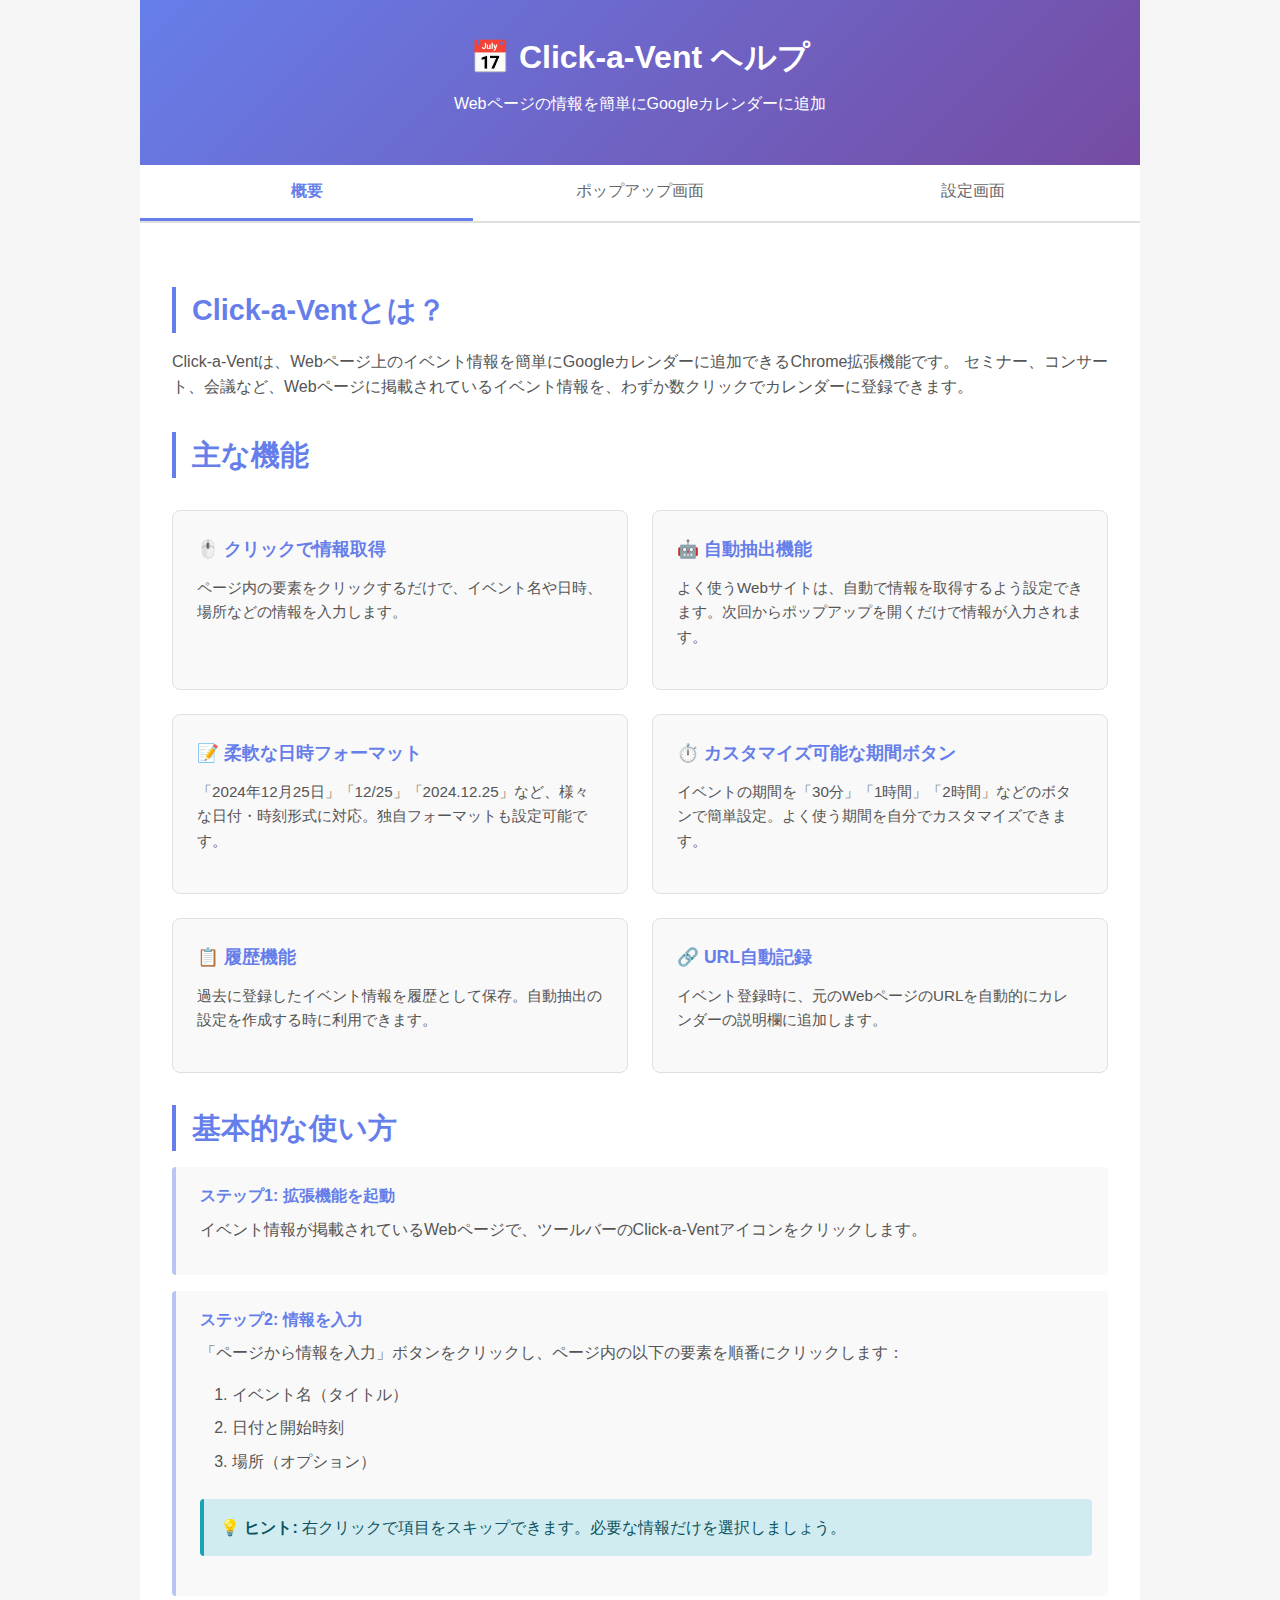
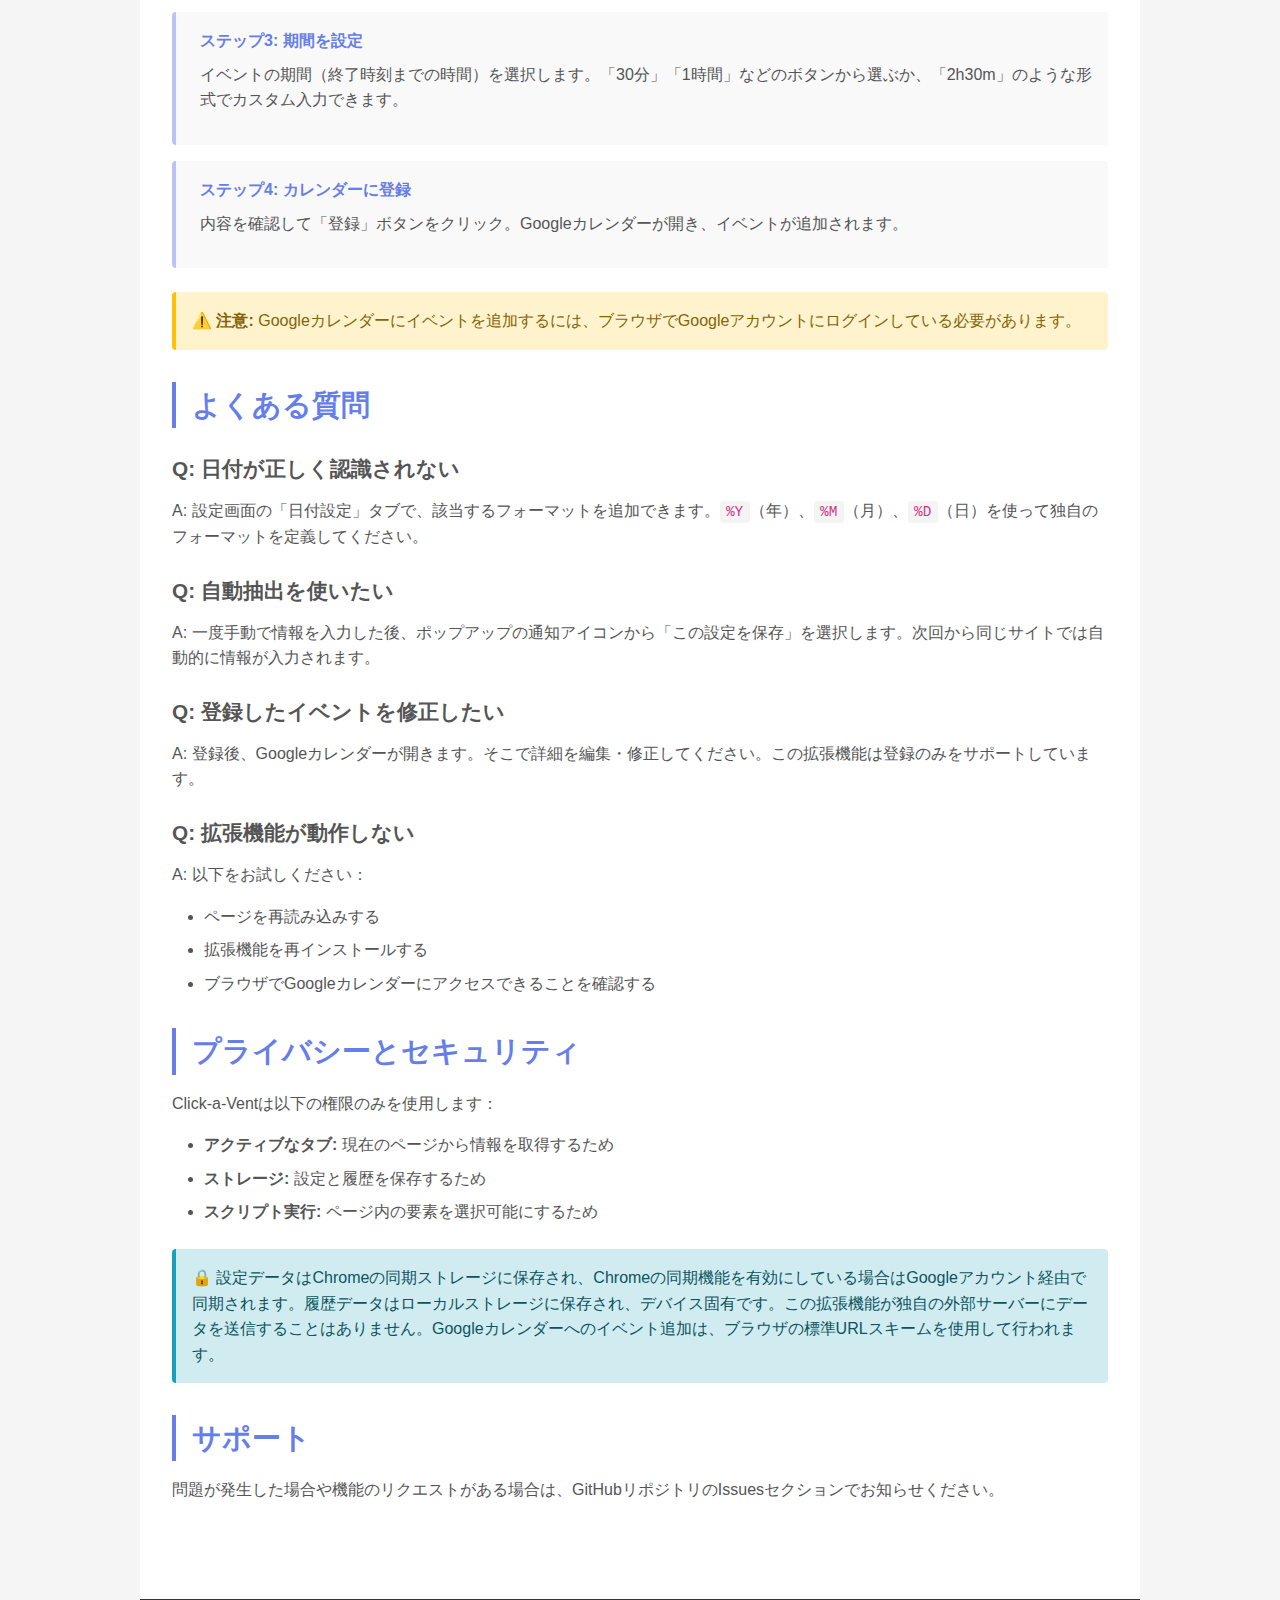
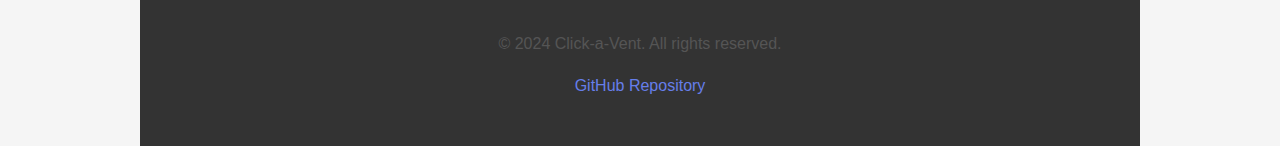
<file: Extension/help/index.html>
<!DOCTYPE html>
<html lang="ja">
<head>
  <meta charset="UTF-8">
  <meta name="viewport" content="width=device-width, initial-scale=1.0">
  <title>Click-a-Vent ヘルプ - 概要</title>
  <link rel="stylesheet" href="help.css">
</head>
<body>
  <div class="container">
    <header>
      <h1>📅 Click-a-Vent ヘルプ</h1>
      <p>Webページの情報を簡単にGoogleカレンダーに追加</p>
    </header>

    <nav>
      <div class="tabs">
        <button class="tab-btn active" data-tab="overview">概要</button>
        <button class="tab-btn" data-tab="popup">ポップアップ画面</button>
        <button class="tab-btn" data-tab="settings">設定画面</button>
      </div>
    </nav>

    <div class="content">
      <!-- 概要タブ -->
      <div class="tab-content active" id="overview">
        <h2>Click-a-Ventとは？</h2>
        <p>
          Click-a-Ventは、Webページ上のイベント情報を簡単にGoogleカレンダーに追加できるChrome拡張機能です。
          セミナー、コンサート、会議など、Webページに掲載されているイベント情報を、わずか数クリックでカレンダーに登録できます。
        </p>

        <h2>主な機能</h2>
        <div class="feature-grid">
          <div class="feature-card">
            <h4>🖱️ クリックで情報取得</h4>
            <p>ページ内の要素をクリックするだけで、イベント名や日時、場所などの情報を入力します。</p>
          </div>
          <div class="feature-card">
            <h4>🤖 自動抽出機能</h4>
            <p>よく使うWebサイトは、自動で情報を取得するよう設定できます。次回からポップアップを開くだけで情報が入力されます。</p>
          </div>
          <div class="feature-card">
            <h4>📝 柔軟な日時フォーマット</h4>
            <p>「2024年12月25日」「12/25」「2024.12.25」など、様々な日付・時刻形式に対応。独自フォーマットも設定可能です。</p>
          </div>
          <div class="feature-card">
            <h4>⏱️ カスタマイズ可能な期間ボタン</h4>
            <p>イベントの期間を「30分」「1時間」「2時間」などのボタンで簡単設定。よく使う期間を自分でカスタマイズできます。</p>
          </div>
          <div class="feature-card">
            <h4>📋 履歴機能</h4>
            <p>過去に登録したイベント情報を履歴として保存。自動抽出の設定を作成する時に利用できます。</p>
          </div>
          <div class="feature-card">
            <h4>🔗 URL自動記録</h4>
            <p>イベント登録時に、元のWebページのURLを自動的にカレンダーの説明欄に追加します。</p>
          </div>
        </div>

        <h2>基本的な使い方</h2>
        
        <div class="step">
          <h4>ステップ1: 拡張機能を起動</h4>
          <p>イベント情報が掲載されているWebページで、ツールバーのClick-a-Ventアイコンをクリックします。</p>
        </div>

        <div class="step">
          <h4>ステップ2: 情報を入力</h4>
          <p>「ページから情報を入力」ボタンをクリックし、ページ内の以下の要素を順番にクリックします：</p>
          <ol>
            <li>イベント名（タイトル）</li>
            <li>日付と開始時刻</li>
            <li>場所（オプション）</li>
          </ol>
          <div class="info">
            <p>💡 <strong>ヒント:</strong> 右クリックで項目をスキップできます。必要な情報だけを選択しましょう。</p>
          </div>
        </div>

        <div class="step">
          <h4>ステップ3: 期間を設定</h4>
          <p>イベントの期間（終了時刻までの時間）を選択します。「30分」「1時間」などのボタンから選ぶか、「2h30m」のような形式でカスタム入力できます。</p>
        </div>

        <div class="step">
          <h4>ステップ4: カレンダーに登録</h4>
          <p>内容を確認して「登録」ボタンをクリック。Googleカレンダーが開き、イベントが追加されます。</p>
        </div>

        <div class="note">
          <p>⚠️ <strong>注意:</strong> Googleカレンダーにイベントを追加するには、ブラウザでGoogleアカウントにログインしている必要があります。</p>
        </div>

        <h2>よくある質問</h2>

        <h3>Q: 日付が正しく認識されない</h3>
        <p>A: 設定画面の「日付設定」タブで、該当するフォーマットを追加できます。<code>%Y</code>（年）、<code>%M</code>（月）、<code>%D</code>（日）を使って独自のフォーマットを定義してください。</p>

        <h3>Q: 自動抽出を使いたい</h3>
        <p>A: 一度手動で情報を入力した後、ポップアップの通知アイコンから「この設定を保存」を選択します。次回から同じサイトでは自動的に情報が入力されます。</p>

        <h3>Q: 登録したイベントを修正したい</h3>
        <p>A: 登録後、Googleカレンダーが開きます。そこで詳細を編集・修正してください。この拡張機能は登録のみをサポートしています。</p>

        <h3>Q: 拡張機能が動作しない</h3>
        <p>A: 以下をお試しください：</p>
        <ul>
          <li>ページを再読み込みする</li>
          <li>拡張機能を再インストールする</li>
          <li>ブラウザでGoogleカレンダーにアクセスできることを確認する</li>
        </ul>

        <h2>プライバシーとセキュリティ</h2>
        <p>Click-a-Ventは以下の権限のみを使用します：</p>
        <ul>
          <li><strong>アクティブなタブ:</strong> 現在のページから情報を取得するため</li>
          <li><strong>ストレージ:</strong> 設定と履歴を保存するため</li>
          <li><strong>スクリプト実行:</strong> ページ内の要素を選択可能にするため</li>
        </ul>
        <div class="info">
          <p>🔒 設定データはChromeの同期ストレージに保存され、Chromeの同期機能を有効にしている場合はGoogleアカウント経由で同期されます。履歴データはローカルストレージに保存され、デバイス固有です。この拡張機能が独自の外部サーバーにデータを送信することはありません。Googleカレンダーへのイベント追加は、ブラウザの標準URLスキームを使用して行われます。</p>
        </div>

        <h2>サポート</h2>
        <p>問題が発生した場合や機能のリクエストがある場合は、GitHubリポジトリのIssuesセクションでお知らせください。</p>
      </div>

      <!-- ポップアップ画面タブ -->
      <div class="tab-content" id="popup">
        <h2>ポップアップ画面の詳細</h2>
        <p>Click-a-Ventのポップアップ画面は、イベント情報の入力と登録を行うメイン画面です。</p>

        <h2>画面構成</h2>

        <h3>ヘッダー部分</h3>
        <table class="header-icons-table">
          <thead>
            <tr>
              <th>アイコン</th>
              <th>名称</th>
              <th>機能</th>
            </tr>
          </thead>
          <tbody>
            <tr>
              <td><img src="../icons/notice.svg" width="20" height="20" alt="通知"></td>
              <td>自動抽出通知</td>
              <td>自動抽出が適用された時に表示されます。</td>
            </tr>
            <tr>
              <td><img src="../icons/calendar.svg" width="20" height="20" alt="カレンダー"></td>
              <td>カレンダーを開く</td>
              <td>Googleカレンダーを新しいタブで開きます。</td>
            </tr>
            <tr>
              <td><img src="../icons/setting.svg" width="20" height="20" alt="設定"></td>
              <td>設定</td>
              <td>設定画面を開きます。日付フォーマットや自動抽出などを管理できます。</td>
            </tr>
            <tr>
              <td><img src="../icons/help.svg" width="20" height="20" alt="ヘルプ"></td>
              <td>ヘルプ</td>
              <td>このヘルプページを新しいタブで開きます。</td>
            </tr>
          </tbody>
        </table>

        <h3>「ページから情報を入力」ボタン</h3>
        <p>このボタンをクリックすると、ページ内の要素を選択するモードになります。以下の情報を順番に選択します：</p>
        
        <div class="step">
          <h4>1. イベント名</h4>
          <p>イベントのタイトルが記載されている要素をクリックします。クリックした要素のテキストが自動的に取得されます。</p>
        </div>

        <div class="step">
          <h4>2. 日付と開始時刻</h4>
          <p>日付と時刻が記載されている要素をクリックします。認識された日時が自動的に入力されます。</p>
        </div>

        <div class="step">
          <h4>3. 場所（オプション）</h4>
          <p>イベントの開催場所が記載されている要素をクリックします。</p>
        </div>

        <div class="info">
          <p>🖱️ <strong>右クリックでスキップ:</strong> どの段階でも右クリックすることで、その項目をスキップして次に進めます。</p>
        </div>

        <h3>フォーム入力欄</h3>
        
        <h4>イベント名</h4>
        <p>カレンダーに表示されるイベントのタイトルです。自動入力された内容を編集できます。</p>

        <h4>開始日時</h4>
        <p>イベントの開始日時です。datetime-local形式で入力でき、手動での調整も可能です。</p>

        <h4>終了日時</h4>
        <p>イベントの終了日時です。期間ボタンを選択すると、開始日時から自動計算されます。</p>

        <h4>場所</h4>
        <p>イベントの開催場所です。オンラインイベントの場合はURLを入力することもできます。</p>

        <h3>イベント期間ボタン</h3>
        <p>イベントの期間（開始から終了までの時間）を簡単に設定できるボタンです。</p>

        <div class="button-example">0分</div>
        <div class="button-example">10分</div>
        <div class="button-example">30分</div>
        <div class="button-example">1時間</div>
        <div class="button-example">2時間</div>
        <div class="button-example">4時間</div>
        <div class="button-example">8時間</div>

        <p>これらのボタンは設定画面でカスタマイズできます。デフォルトで選択されるボタンも設定可能です。</p>

        <h4>カスタム期間入力</h4>
        <p>ボタンにない期間を指定したい場合は、自由入力欄に直接入力できます。以下の形式をサポートしています：</p>
        <ul>
          <li><code>30m</code> - 30分</li>
          <li><code>1h</code> - 1時間</li>
          <li><code>1h30m</code> - 1時間30分</li>
          <li><code>2h15m</code> - 2時間15分</li>
          <li><code>1d</code> - 1日（24時間）</li>
          <li><code>90s</code> - 90秒</li>
        </ul>

        <div class="info">
          <p>💡 自由入力欄の配置位置（先頭・末尾・非表示）は、設定画面の「期間ボタン」タブで変更できます。</p>
        </div>

        <h3>登録ボタン</h3>
        <p>入力内容を確認し、「登録」ボタンをクリックすると、Googleカレンダーに新しいイベントが追加されます。カレンダーは新しいタブで自動的に開きます。</p>

        <h2>自動抽出機能の使い方</h2>
        
        <div class="step">
          <h4>ステップ1: 手動で情報を入力</h4>
          <p>最初は「ページから情報を入力」ボタンを使って、通常通り情報を選択します。</p>
        </div>

        <div class="step">
          <h4>ステップ2: 自動抽出通知を確認</h4>
          <p>情報の入力が完了すると、ヘッダーに通知アイコン（🔔）が表示されます。</p>
        </div>

        <div class="step">
          <h4>ステップ3: 設定を保存</h4>
          <p>通知アイコンをクリックし、「この設定を保存」を選択します。現在のURLパターンと選択した要素のセレクタが保存されます。</p>
        </div>

        <div class="step">
          <h4>ステップ4: 次回から自動入力</h4>
          <p>同じWebサイトで拡張機能を開くと、自動的に情報が入力されます。通知からは「自動抽出を削除」も選択できます。</p>
        </div>

        <div class="note">
          <p>⚠️ <strong>注意:</strong> Webサイトの構造が変更されると、自動抽出が正しく動作しなくなる場合があります。その場合は設定を削除して、再度保存し直してください。</p>
        </div>

        <h2>Tips & ショートカット</h2>
        <ul>
          <li><strong>Escキー:</strong> 要素選択モードをキャンセルして、ポップアップに戻ります</li>
          <li><strong>右クリック:</strong> 現在の選択ステップをスキップします</li>
          <li><strong>履歴から再利用:</strong> 設定画面の「履歴」タブから過去のイベントを選択して、内容を再利用できます</li>
        </ul>
      </div>

      <!-- 設定画面タブ -->
      <div class="tab-content" id="settings">
        <h2>設定画面の詳細</h2>
        <p>設定画面では、Click-a-Ventの動作をカスタマイズできます。ポップアップの⚙️アイコンから開きます。</p>

        <h2>タブ構成</h2>

        <h3>📌 自動抽出タブ</h3>
        <p>Webサイトごとの自動抽出を管理します。</p>

        <h4>登録済みURL一覧</h4>
        <p>自動抽出が保存されているURLのリストが表示されます。URLをクリックすると、詳細が右側のパネルに表示されます。</p>

        <h4>詳細設定</h4>
        <table>
          <thead>
            <tr>
              <th>項目</th>
              <th>説明</th>
            </tr>
          </thead>
          <tbody>
            <tr>
              <td>タイトル</td>
              <td>URLリストに表示される名前。イベント名などを設定します。</td>
            </tr>
            <tr>
              <td>URL</td>
              <td>自動抽出が適用されるURL。<br>「正規表現を使う」をチェックすると正規表現パターンとして扱い、チェックなしの場合は前方一致でマッチします。</td>
            </tr>
            <tr>
              <td>イベント名のXPath</td>
              <td>イベント名を取得する要素のXPath。</td>
            </tr>
            <tr>
              <td>開始日時のXPath</td>
              <td>開始日時を取得する要素のXPath。</td>
            </tr>
            <tr>
              <td>場所のXPath</td>
              <td>場所情報を取得する要素のXPath。</td>
            </tr>
          </tbody>
        </table>

        <h4>URLテスト機能</h4>
        <p>「URLテスト」ボタンをクリックすると、URLテストセクションが表示されます。テストURLを入力して、設定中のURLパターンにマッチするか確認できます。また、履歴との照合結果も表示されます。</p>

        <h4>ボタン</h4>
        <ul>
          <li><strong>↑/↓:</strong> リスト内での表示順序を変更します。上にある設定ほど優先的にマッチングされます</li>
          <li><strong>新規:</strong> 新しい自動抽出を手動で作成します</li>
          <li><strong>削除:</strong> 選択中の自動抽出を削除します</li>
          <li><strong>追加/更新:</strong> 設定を保存します（新規作成時は「追加」、編集時は「更新」と表示されます）</li>
          <li><strong>URLテスト:</strong> URLテストセクションの表示/非表示を切り替えます</li>
        </ul>

        <h3>⏱️ 期間ボタンタブ</h3>
        <p>ポップアップに表示される期間ボタンをカスタマイズします。</p>

        <h4>期間ボタンの設定</h4>
        <table>
          <thead>
            <tr>
              <th>項目</th>
              <th>説明</th>
            </tr>
          </thead>
          <tbody>
            <tr>
              <td>ボタン名</td>
              <td>ポップアップに表示されるボタンのラベル（例: 「1時間」）。</td>
            </tr>
            <tr>
              <td>期間</td>
              <td>実際の期間を表す文字列（例: 「1h」「30m」「2h30m」）。</td>
            </tr>
            <tr>
              <td>デフォルト</td>
              <td>チェックすると、ポップアップを開いた時にこのボタンが自動選択されます。</td>
            </tr>
          </tbody>
        </table>

        <h4>期間の入力形式</h4>
        <p>期間は以下の単位を組み合わせて指定できます：</p>
        <ul>
          <li><code>s</code> - 秒（例: 90s = 90秒）</li>
          <li><code>m</code> - 分（例: 30m = 30分）</li>
          <li><code>h</code> - 時間（例: 2h = 2時間）</li>
          <li><code>d</code> - 日（例: 1d = 1日 = 24時間）</li>
        </ul>
        <p>組み合わせ例: <code>2h30m</code>（2時間30分）、<code>1d4h</code>（1日4時間）</p>

        <h4>解析結果の表示</h4>
        <p>期間を入力すると、リアルタイムで解析結果が表示されます。正しく認識されているか確認できます。</p>

        <h4>自由入力欄の配置</h4>
        <p>カスタム期間を入力する欄の配置を選択できます：</p>
        <ul>
          <li><strong>先頭:</strong> 期間ボタンの前に表示</li>
          <li><strong>末尾:</strong> 期間ボタンの後に表示（デフォルト）</li>
          <li><strong>非表示:</strong> 自由入力欄を表示しない</li>
        </ul>

        <h3>📅 日付設定タブ</h3>
        <p>日付の抽出に使用するフォーマットを管理します。</p>

        <h4>フォーマットの記法</h4>
        <table>
          <thead>
            <tr>
              <th>記号</th>
              <th>意味</th>
              <th>例</th>
            </tr>
          </thead>
          <tbody>
            <tr>
              <td><code>%Y</code></td>
              <td>年（2桁または4桁）</td>
              <td>2024、24</td>
            </tr>
            <tr>
              <td><code>%M</code></td>
              <td>月（1桁または2桁）</td>
              <td>1、01、12</td>
            </tr>
            <tr>
              <td><code>%D</code></td>
              <td>日（1桁または2桁）</td>
              <td>5、05、25</td>
            </tr>
          </tbody>
        </table>

        <h4>フォーマット例</h4>
        <ul>
          <li><code>%Y年%M月%D日</code> → 2024年12月25日</li>
          <li><code>%Y/%M/%D</code> → 2024/12/25</li>
          <li><code>%Y.%M.%D</code> → 2024.12.25</li>
          <li><code>%M月%D日</code> → 12月25日（年は現在の年を使用。ただし3ヶ月以上過去の日付は自動的に来年として扱われます）</li>
          <li><code>%M/%D</code> → 12/25</li>
        </ul>

        <div class="info">
          <p>💡 <strong>2桁の年の処理:</strong> 年が2桁の場合、2000年代として解釈されます。例: 26 → 2026、99 → 2099</p>
        </div>

        <div class="info">
          <p>💡 <strong>年省略時の処理:</strong> 年が省略された場合、現在の年を基準にします。ただし、3ヶ月（90日）以上過去の日付の場合は、自動的に来年の日付として扱われます。例：現在が12月で「1月15日」を入力した場合、来年の1月15日になります。</p>
        </div>

        <h4>テスト機能</h4>
        <p>テキストボックスに日付を含む文章を入力すると、登録されているフォーマットでマッチするか確認できます。</p>
        <p>結果には、マッチした部分、使用されたフォーマット、抽出された日付が表示されます。</p>

        <h4>ボタン</h4>
        <ul>
          <li><strong>登録:</strong> フォーマットを保存します</li>
          <li><strong>テスト:</strong> 入力したテキストで日付抽出をテストします</li>
          <li><strong>デフォルトに戻す:</strong> デフォルトのフォーマット一覧に戻します</li>
        </ul>

        <h3>🕐 時刻設定タブ</h3>
        <p>時刻の抽出に使用するフォーマットを管理します。</p>

        <h4>フォーマットの記法</h4>
        <table>
          <thead>
            <tr>
              <th>記号</th>
              <th>意味</th>
              <th>例</th>
            </tr>
          </thead>
          <tbody>
            <tr>
              <td><code>%P</code></td>
              <td>午前/午後</td>
              <td>午前、午後、AM、PM</td>
            </tr>
            <tr>
              <td><code>%H</code></td>
              <td>時（1桁または2桁）</td>
              <td>9、09、14</td>
            </tr>
            <tr>
              <td><code>%M</code></td>
              <td>分（1桁または2桁）</td>
              <td>0、05、30</td>
            </tr>
          </tbody>
        </table>

        <h4>フォーマット例</h4>
        <ul>
          <li><code>%H:%M</code> → 14:30</li>
          <li><code>%H時%M分</code> → 14時30分</li>
          <li><code>%P%H:%M</code> → 午後2:30</li>
          <li><code>%P%H時%M分</code> → 午後2時30分</li>
          <li><code>%H:%M %P</code> → 2:30 PM</li>
        </ul>

        <div class="note">
          <p>💡 <strong>分の省略:</strong> %Mを省略したフォーマットも使用できます。その場合、分は0として扱われます。</p>
        </div>

        <h4>テスト機能</h4>
        <p>日付設定と同様に、テキストボックスで時刻抽出のテストができます。</p>

        <h3>📜 履歴タブ</h3>
        <p>過去に登録したイベントの履歴を確認できます。</p>

        <h4>履歴の表示</h4>
        <p>登録日時の新しい順に、イベント情報が表示されます。各項目には以下の情報が含まれます：</p>
        <ul>
          <li>イベント名</li>
          <li>開始日時</li>
          <li>場所</li>
          <li>登録元のURL</li>
        </ul>

        <h4>履歴の活用</h4>
        <p>履歴項目をクリックすると、その情報がポップアップに読み込まれます。同じイベントを再登録する場合や、類似イベントの入力時に便利です。</p>

        <h4>履歴に正規表現として追加</h4>
        <p>このチェックボックスをONにすると、履歴から自動抽出を作成する際に、URLを正規表現として保存します。</p>

        <div class="info">
          <p>💡 <strong>活用例:</strong> 定期的に開催されるイベントシリーズなど、URL構造が似ている複数のページで使い回したい場合に便利です。</p>
        </div>

        <h2>設定のバックアップ</h2>
        <p>Chrome の設定同期機能を使用している場合、Click-a-Vent の設定も自動的に同期されます。</p>
        <ul>
          <li>自動抽出</li>
          <li>日付・時刻フォーマット</li>
          <li>期間ボタン設定</li>
          <li>各種表示設定</li>
        </ul>

        <div class="note">
          <p>⚠️ <strong>注意:</strong> 履歴データは同期されません。ローカルストレージに保存され、デバイス固有です。</p>
        </div>

        <h2>設定のリセット</h2>
        <p>各タブの「デフォルトに戻す」ボタンで、その項目の設定を初期状態に戻せます。完全にリセットしたい場合は、拡張機能を再インストールしてください。</p>
      </div>
    </div>

    <footer>
      <p>&copy; 2024 Click-a-Vent. All rights reserved.</p>
      <p><a href="https://github.com/izmktr/Click-a-Vent" target="_blank">GitHub Repository</a></p>
    </footer>
  </div>

  <script src="help.js"></script>
</body>
</html>
</file>
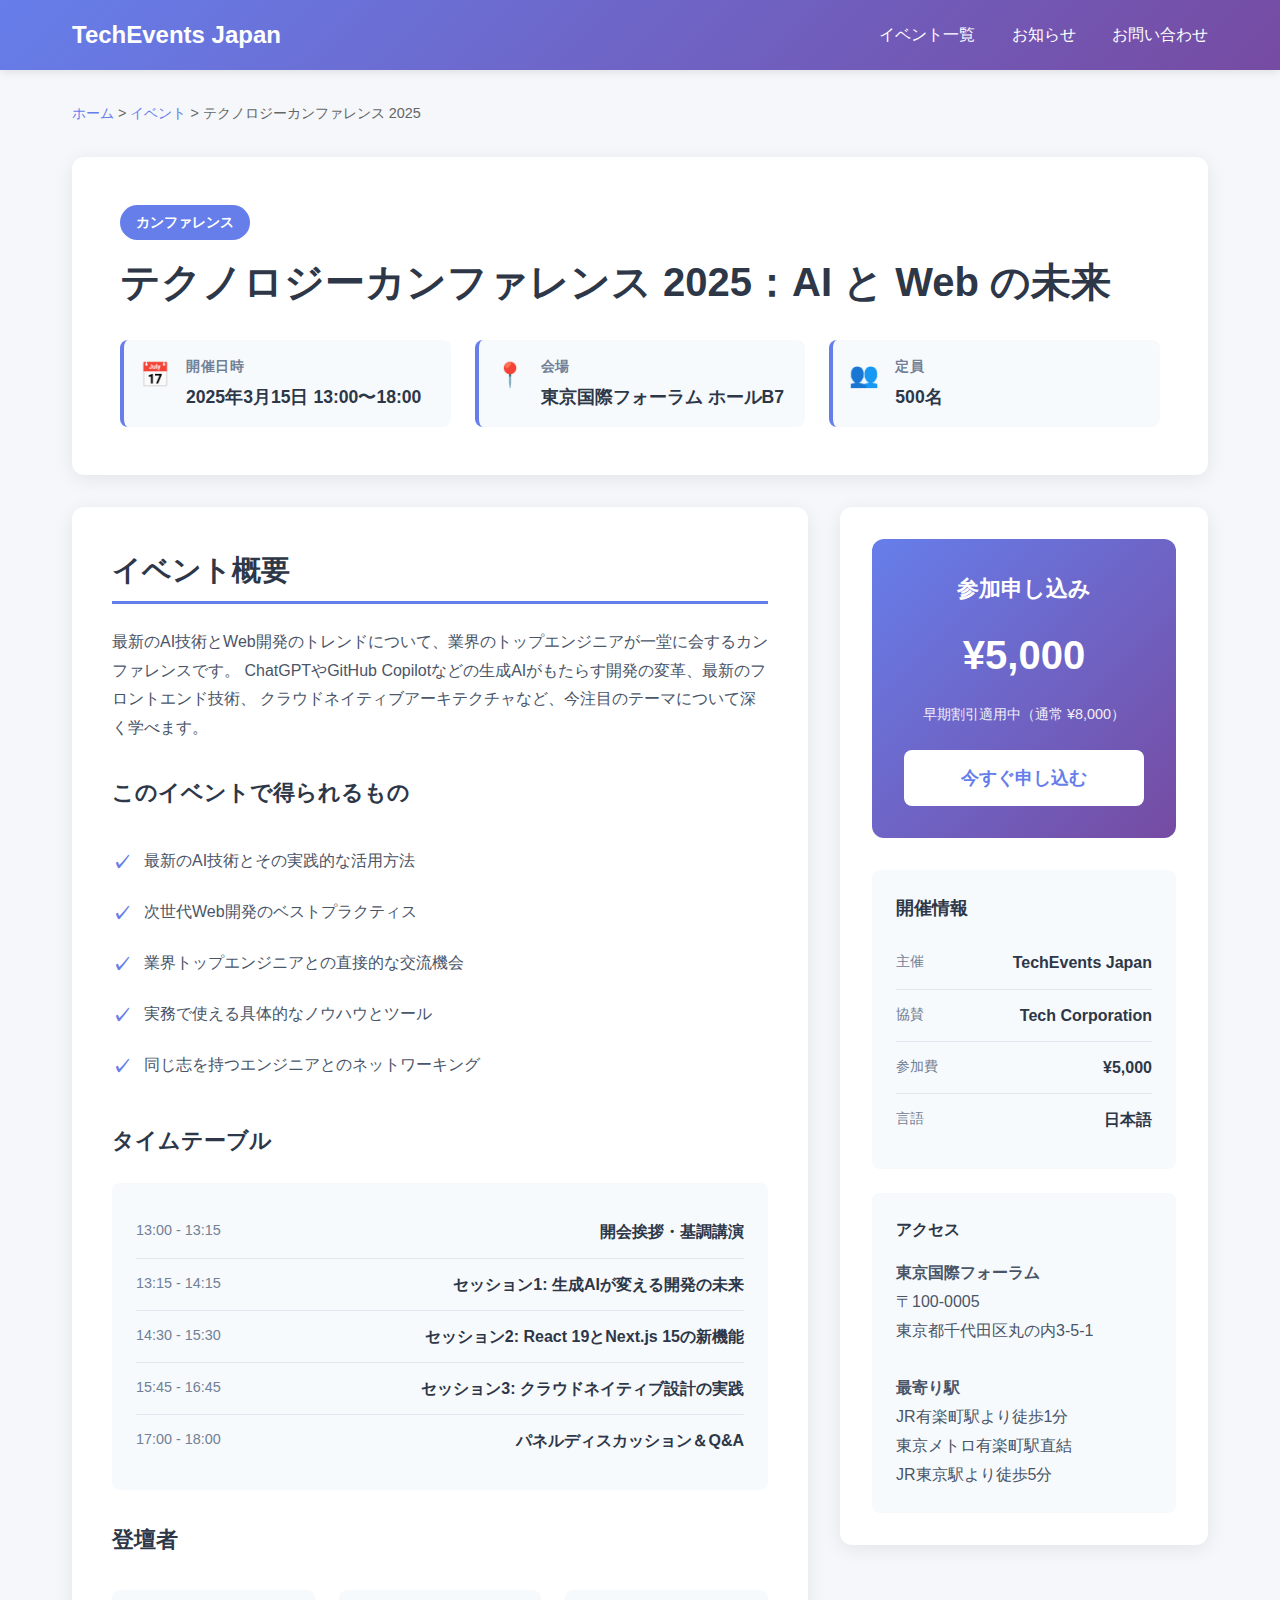
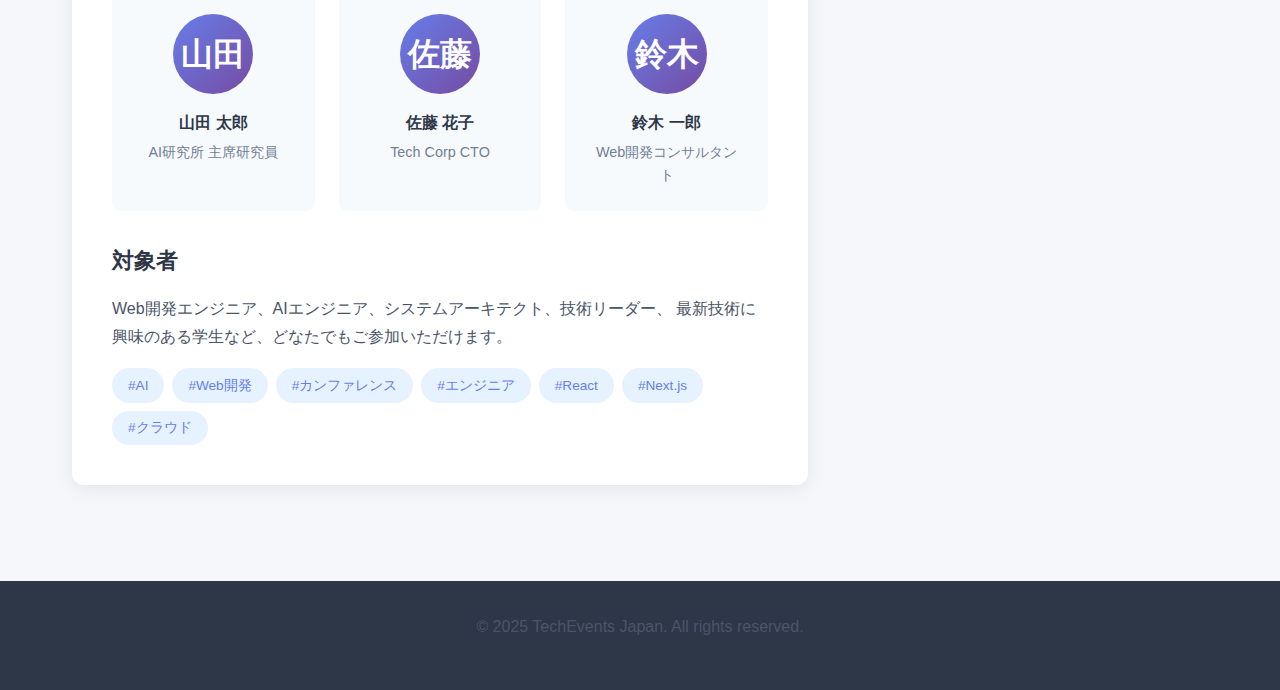
<file: demo/event-page.html>
<!DOCTYPE html>
<html lang="ja">
<head>
  <meta charset="UTF-8">
  <meta name="viewport" content="width=device-width, initial-scale=1.0">
  <title>テクノロジーカンファレンス 2025 - イベント詳細</title>
  <style>
    * {
      margin: 0;
      padding: 0;
      box-sizing: border-box;
    }

    body {
      font-family: 'Segoe UI', 'Yu Gothic', 'Meiryo', sans-serif;
      line-height: 1.6;
      color: #333;
      background: #f5f7fa;
    }

    header {
      background: linear-gradient(135deg, #667eea 0%, #764ba2 100%);
      color: white;
      padding: 1rem 0;
      box-shadow: 0 2px 10px rgba(0,0,0,0.1);
    }

    .header-content {
      max-width: 1200px;
      margin: 0 auto;
      padding: 0 2rem;
      display: flex;
      justify-content: space-between;
      align-items: center;
    }

    .logo {
      font-size: 1.5rem;
      font-weight: bold;
    }

    nav a {
      color: white;
      text-decoration: none;
      margin-left: 2rem;
      transition: opacity 0.3s;
    }

    nav a:hover {
      opacity: 0.8;
    }

    .container {
      max-width: 1200px;
      margin: 0 auto;
      padding: 2rem;
    }

    .breadcrumb {
      color: #666;
      margin-bottom: 2rem;
      font-size: 0.9rem;
    }

    .breadcrumb a {
      color: #667eea;
      text-decoration: none;
    }

    .event-header {
      background: white;
      border-radius: 12px;
      padding: 3rem;
      margin-bottom: 2rem;
      box-shadow: 0 4px 20px rgba(0,0,0,0.08);
    }

    .event-category {
      display: inline-block;
      background: #667eea;
      color: white;
      padding: 0.4rem 1rem;
      border-radius: 20px;
      font-size: 0.85rem;
      margin-bottom: 1rem;
      font-weight: 600;
    }

    .event-title {
      font-size: 2.5rem;
      font-weight: bold;
      color: #2d3748;
      margin-bottom: 1.5rem;
      line-height: 1.3;
    }

    .event-meta {
      display: grid;
      grid-template-columns: repeat(auto-fit, minmax(250px, 1fr));
      gap: 1.5rem;
      margin-top: 2rem;
    }

    .meta-item {
      display: flex;
      align-items: flex-start;
      padding: 1rem;
      background: #f7fafc;
      border-radius: 8px;
      border-left: 4px solid #667eea;
    }

    .meta-icon {
      font-size: 1.5rem;
      margin-right: 1rem;
      color: #667eea;
    }

    .meta-content {
      flex: 1;
    }

    .meta-label {
      font-size: 0.85rem;
      color: #718096;
      margin-bottom: 0.3rem;
      font-weight: 600;
      text-transform: uppercase;
      letter-spacing: 0.5px;
    }

    .meta-value {
      font-size: 1.1rem;
      color: #2d3748;
      font-weight: 600;
    }

    .event-body {
      display: grid;
      grid-template-columns: 2fr 1fr;
      gap: 2rem;
    }

    .main-content {
      background: white;
      border-radius: 12px;
      padding: 2.5rem;
      box-shadow: 0 4px 20px rgba(0,0,0,0.08);
    }

    .sidebar {
      background: white;
      border-radius: 12px;
      padding: 2rem;
      box-shadow: 0 4px 20px rgba(0,0,0,0.08);
      height: fit-content;
    }

    h2 {
      color: #2d3748;
      margin-bottom: 1.5rem;
      font-size: 1.8rem;
      border-bottom: 3px solid #667eea;
      padding-bottom: 0.5rem;
    }

    h3 {
      color: #2d3748;
      margin: 2rem 0 1rem;
      font-size: 1.4rem;
    }

    p {
      color: #4a5568;
      margin-bottom: 1rem;
      line-height: 1.8;
    }

    .feature-list {
      list-style: none;
      margin: 1.5rem 0;
    }

    .feature-list li {
      padding: 0.8rem 0;
      padding-left: 2rem;
      position: relative;
      color: #4a5568;
    }

    .feature-list li:before {
      content: "✓";
      position: absolute;
      left: 0;
      color: #667eea;
      font-weight: bold;
      font-size: 1.2rem;
    }

    .speaker-grid {
      display: grid;
      grid-template-columns: repeat(auto-fit, minmax(200px, 1fr));
      gap: 1.5rem;
      margin: 2rem 0;
    }

    .speaker-card {
      text-align: center;
      padding: 1.5rem;
      background: #f7fafc;
      border-radius: 8px;
      transition: transform 0.3s;
    }

    .speaker-card:hover {
      transform: translateY(-5px);
    }

    .speaker-avatar {
      width: 80px;
      height: 80px;
      border-radius: 50%;
      background: linear-gradient(135deg, #667eea 0%, #764ba2 100%);
      margin: 0 auto 1rem;
      display: flex;
      align-items: center;
      justify-content: center;
      color: white;
      font-size: 2rem;
      font-weight: bold;
    }

    .speaker-name {
      font-weight: bold;
      color: #2d3748;
      margin-bottom: 0.3rem;
    }

    .speaker-title {
      font-size: 0.9rem;
      color: #718096;
    }

    .register-box {
      background: linear-gradient(135deg, #667eea 0%, #764ba2 100%);
      color: white;
      padding: 2rem;
      border-radius: 12px;
      text-align: center;
      margin-bottom: 2rem;
    }

    .register-box h3 {
      color: white;
      margin: 0 0 1rem 0;
    }

    .register-box .price {
      font-size: 2.5rem;
      font-weight: bold;
      margin: 1rem 0;
    }

    .register-box .price-note {
      font-size: 0.9rem;
      opacity: 0.9;
      margin-bottom: 1.5rem;
    }

    .btn-register {
      display: block;
      width: 100%;
      padding: 1rem;
      background: white;
      color: #667eea;
      border: none;
      border-radius: 8px;
      font-size: 1.1rem;
      font-weight: bold;
      cursor: pointer;
      transition: all 0.3s;
    }

    .btn-register:hover {
      transform: translateY(-2px);
      box-shadow: 0 4px 12px rgba(0,0,0,0.2);
    }

    .info-box {
      background: #f7fafc;
      padding: 1.5rem;
      border-radius: 8px;
      margin-top: 1.5rem;
    }

    .info-box h4 {
      color: #2d3748;
      margin-bottom: 1rem;
      font-size: 1.1rem;
    }

    .info-item {
      display: flex;
      justify-content: space-between;
      padding: 0.8rem 0;
      border-bottom: 1px solid #e2e8f0;
    }

    .info-item:last-child {
      border-bottom: none;
    }

    .info-label {
      color: #718096;
      font-size: 0.9rem;
    }

    .info-value {
      color: #2d3748;
      font-weight: 600;
    }

    .access-map {
      margin-top: 1.5rem;
      padding: 1.5rem;
      background: #f7fafc;
      border-radius: 8px;
    }

    .access-map h4 {
      margin-bottom: 1rem;
      color: #2d3748;
    }

    .access-info {
      color: #4a5568;
      line-height: 1.8;
    }

    .tag-list {
      display: flex;
      flex-wrap: wrap;
      gap: 0.5rem;
      margin-top: 1rem;
    }

    .tag {
      background: #e6f2ff;
      color: #667eea;
      padding: 0.4rem 1rem;
      border-radius: 20px;
      font-size: 0.85rem;
    }

    footer {
      background: #2d3748;
      color: white;
      text-align: center;
      padding: 2rem;
      margin-top: 4rem;
    }

    @media (max-width: 768px) {
      .event-body {
        grid-template-columns: 1fr;
      }

      .event-title {
        font-size: 1.8rem;
      }

      .event-meta {
        grid-template-columns: 1fr;
      }
    }
  </style>
</head>
<body>
  <header>
    <div class="header-content">
      <div class="logo">TechEvents Japan</div>
      <nav>
        <a href="#">イベント一覧</a>
        <a href="#">お知らせ</a>
        <a href="#">お問い合わせ</a>
      </nav>
    </div>
  </header>

  <div class="container">
    <div class="breadcrumb">
      <a href="#">ホーム</a> &gt; <a href="#">イベント</a> &gt; テクノロジーカンファレンス 2025
    </div>

    <div class="event-header">
      <span class="event-category">カンファレンス</span>
      <h1 class="event-title">テクノロジーカンファレンス 2025：AI と Web の未来</h1>
      
      <div class="event-meta">
        <div class="meta-item">
          <div class="meta-icon">📅</div>
          <div class="meta-content">
            <div class="meta-label">開催日時</div>
            <div class="meta-value">2025年3月15日 13:00〜18:00</div>
          </div>
        </div>
        
        <div class="meta-item">
          <div class="meta-icon">📍</div>
          <div class="meta-content">
            <div class="meta-label">会場</div>
            <div class="meta-value">東京国際フォーラム ホールB7</div>
          </div>
        </div>
        
        <div class="meta-item">
          <div class="meta-icon">👥</div>
          <div class="meta-content">
            <div class="meta-label">定員</div>
            <div class="meta-value">500名</div>
          </div>
        </div>
      </div>
    </div>

    <div class="event-body">
      <div class="main-content">
        <h2>イベント概要</h2>
        <p>
          最新のAI技術とWeb開発のトレンドについて、業界のトップエンジニアが一堂に会するカンファレンスです。
          ChatGPTやGitHub Copilotなどの生成AIがもたらす開発の変革、最新のフロントエンド技術、
          クラウドネイティブアーキテクチャなど、今注目のテーマについて深く学べます。
        </p>

        <h3>このイベントで得られるもの</h3>
        <ul class="feature-list">
          <li>最新のAI技術とその実践的な活用方法</li>
          <li>次世代Web開発のベストプラクティス</li>
          <li>業界トップエンジニアとの直接的な交流機会</li>
          <li>実務で使える具体的なノウハウとツール</li>
          <li>同じ志を持つエンジニアとのネットワーキング</li>
        </ul>

        <h3>タイムテーブル</h3>
        <div class="info-box">
          <div class="info-item">
            <div class="info-label">13:00 - 13:15</div>
            <div class="info-value">開会挨拶・基調講演</div>
          </div>
          <div class="info-item">
            <div class="info-label">13:15 - 14:15</div>
            <div class="info-value">セッション1: 生成AIが変える開発の未来</div>
          </div>
          <div class="info-item">
            <div class="info-label">14:30 - 15:30</div>
            <div class="info-value">セッション2: React 19とNext.js 15の新機能</div>
          </div>
          <div class="info-item">
            <div class="info-label">15:45 - 16:45</div>
            <div class="info-value">セッション3: クラウドネイティブ設計の実践</div>
          </div>
          <div class="info-item">
            <div class="info-label">17:00 - 18:00</div>
            <div class="info-value">パネルディスカッション＆Q&A</div>
          </div>
        </div>

        <h3>登壇者</h3>
        <div class="speaker-grid">
          <div class="speaker-card">
            <div class="speaker-avatar">山田</div>
            <div class="speaker-name">山田 太郎</div>
            <div class="speaker-title">AI研究所 主席研究員</div>
          </div>
          <div class="speaker-card">
            <div class="speaker-avatar">佐藤</div>
            <div class="speaker-name">佐藤 花子</div>
            <div class="speaker-title">Tech Corp CTO</div>
          </div>
          <div class="speaker-card">
            <div class="speaker-avatar">鈴木</div>
            <div class="speaker-name">鈴木 一郎</div>
            <div class="speaker-title">Web開発コンサルタント</div>
          </div>
        </div>

        <h3>対象者</h3>
        <p>
          Web開発エンジニア、AIエンジニア、システムアーキテクト、技術リーダー、
          最新技術に興味のある学生など、どなたでもご参加いただけます。
        </p>

        <div class="tag-list">
          <span class="tag">#AI</span>
          <span class="tag">#Web開発</span>
          <span class="tag">#カンファレンス</span>
          <span class="tag">#エンジニア</span>
          <span class="tag">#React</span>
          <span class="tag">#Next.js</span>
          <span class="tag">#クラウド</span>
        </div>
      </div>

      <div class="sidebar">
        <div class="register-box">
          <h3>参加申し込み</h3>
          <div class="price">¥5,000</div>
          <div class="price-note">早期割引適用中（通常 ¥8,000）</div>
          <button class="btn-register">今すぐ申し込む</button>
        </div>

        <div class="info-box">
          <h4>開催情報</h4>
          <div class="info-item">
            <span class="info-label">主催</span>
            <span class="info-value">TechEvents Japan</span>
          </div>
          <div class="info-item">
            <span class="info-label">協賛</span>
            <span class="info-value">Tech Corporation</span>
          </div>
          <div class="info-item">
            <span class="info-label">参加費</span>
            <span class="info-value">¥5,000</span>
          </div>
          <div class="info-item">
            <span class="info-label">言語</span>
            <span class="info-value">日本語</span>
          </div>
        </div>

        <div class="access-map">
          <h4>アクセス</h4>
          <div class="access-info">
            <strong>東京国際フォーラム</strong><br>
            〒100-0005<br>
            東京都千代田区丸の内3-5-1<br><br>
            
            <strong>最寄り駅</strong><br>
            JR有楽町駅より徒歩1分<br>
            東京メトロ有楽町駅直結<br>
            JR東京駅より徒歩5分
          </div>
        </div>
      </div>
    </div>
  </div>

  <footer>
    <p>&copy; 2025 TechEvents Japan. All rights reserved.</p>
  </footer>
</body>
</html>
</file>
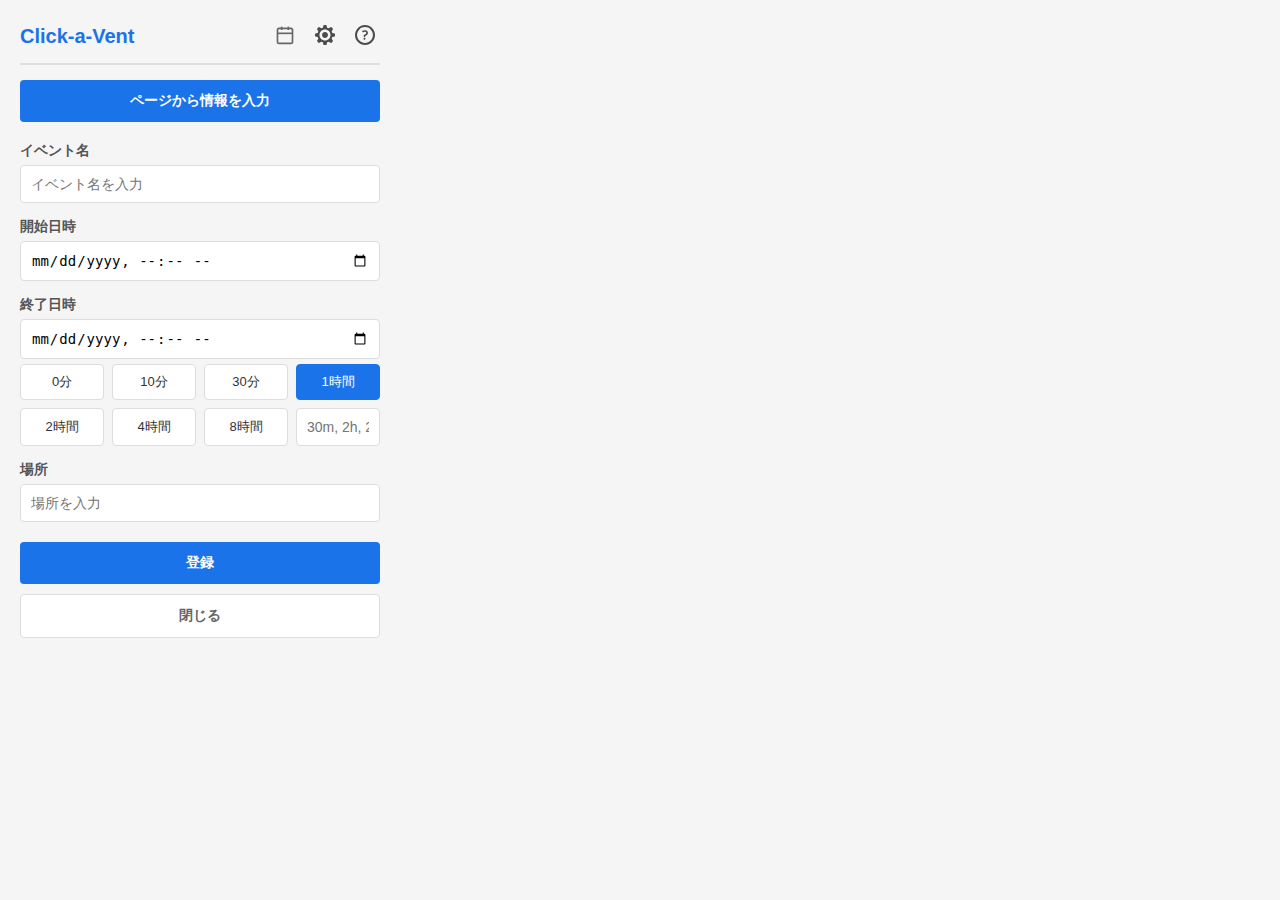
<file: Extension/popup.html>
<!DOCTYPE html>
<html lang="ja">
<head>
  <meta charset="UTF-8">
  <meta name="viewport" content="width=device-width, initial-scale=1.0">
  <title>Click-a-Vent</title>
  <link rel="stylesheet" href="popup.css">
</head>
<body>
  <!-- ログイン前の画面（非表示） -->
  <div id="login-screen" class="screen hidden">
  </div>

  <!-- メイン画面 -->
  <div id="main-screen" class="screen">
    <!-- ヘッダー -->
    <div class="header">
      <h2>Click-a-Vent</h2>
      <div class="icons">
        <div id="auto-config-indicator" class="icon-btn auto-config-indicator hidden" title="自動設定が適用されました">
          <img src="icons/notice.svg" width="20" height="20" alt="通知">
          <div id="auto-config-tooltip" class="tooltip hidden"></div>
        </div>
        <button id="open-calendar-btn" class="icon-btn" title="Googleカレンダーを開く">
          <svg width="20" height="20" viewBox="0 0 24 24" fill="none" stroke="currentColor" stroke-width="2">
            <rect x="3" y="4" width="18" height="18" rx="2" ry="2"></rect>
            <line x1="16" y1="2" x2="16" y2="6"></line>
            <line x1="8" y1="2" x2="8" y2="6"></line>
            <line x1="3" y1="10" x2="21" y2="10"></line>
          </svg>
        </button>
        <button id="settings-btn" class="icon-btn" title="設定">
          <img src="icons/setting.svg" width="20" height="20" alt="設定">
        </button>
        <button id="help-btn" class="icon-btn" title="ヘルプ">
          <img src="icons/help.svg" width="20" height="20" alt="ヘルプ">
        </button>
      </div>
    </div>

    <!-- ページから情報を入力ボタン -->
    <div class="action-section">
      <button id="select-from-page-btn" class="primary-btn">ページから情報を入力</button>
    </div>

    <!-- フォーム -->
    <div class="form-section">
      <div class="form-group">
        <label for="event-name">イベント名</label>
        <input type="text" id="event-name" placeholder="イベント名を入力">
      </div>

      <div class="form-group">
        <label for="event-date">開始日時</label>
        <input type="datetime-local" id="event-date">
      </div>

      <div class="form-group">
        <label for="event-end-date">終了日時</label>
        <input type="datetime-local" id="event-end-date">
        <div class="duration-buttons" id="duration-buttons-container">
          <!-- 設定から動的に生成 -->
        </div>
      </div>

      <div class="form-group">
        <label for="event-location">場所</label>
        <input type="text" id="event-location" placeholder="場所を入力">
      </div>
    </div>

    <!-- ボタン -->
    <div class="button-group">
      <button id="register-btn" class="primary-btn">登録</button>
      <button id="close-main-btn" class="secondary-btn">閉じる</button>
    </div>
  </div>

  <script src="utils.js"></script>
  <script src="popup.js"></script>
</body>
</html>
</file>
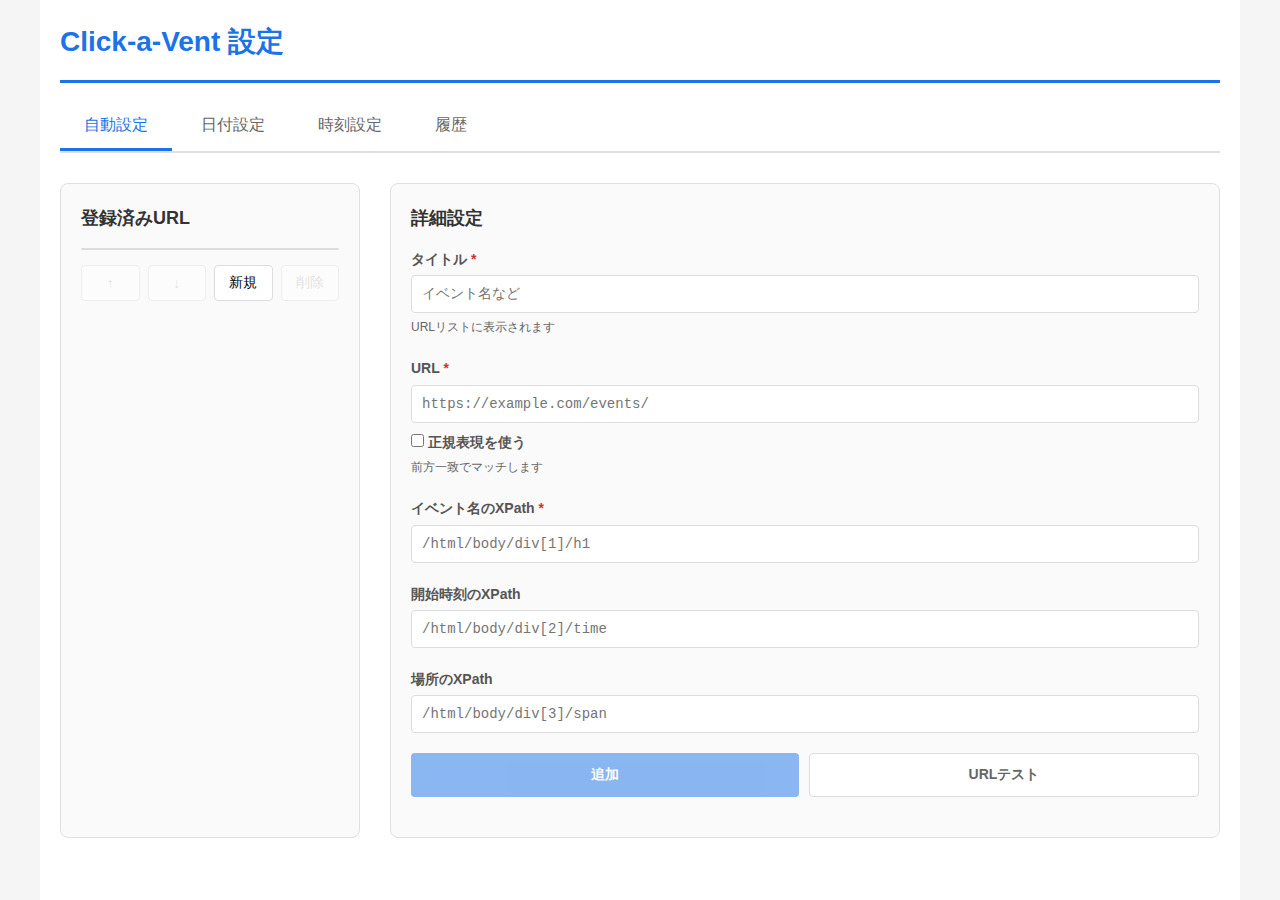
<file: Extension/settings.html>
<!DOCTYPE html>
<html lang="ja">
<head>
  <meta charset="UTF-8">
  <meta name="viewport" content="width=device-width, initial-scale=1.0">
  <title>Click-a-Vent 設定</title>
  <link rel="stylesheet" href="settings.css">
</head>
<body>
  <div class="container">
    <header>
      <h1>Click-a-Vent 設定</h1>
    </header>

    <!-- タブナビゲーション -->
    <nav class="tabs">
      <button class="tab-btn active" data-tab="auto-config">自動設定</button>
      <button class="tab-btn" data-tab="date-format">日付設定</button>
      <button class="tab-btn" data-tab="time-format">時刻設定</button>
      <button class="tab-btn" data-tab="history">履歴</button>
    </nav>

    <!-- 自動設定タブ -->
    <div class="tab-content active" id="auto-config">
      <div class="split-layout">
        <!-- 左側：URLリスト -->
        <div class="left-panel">
          <h2>登録済みURL</h2>
          <div class="url-list" id="url-list">
            <!-- 動的に生成 -->
          </div>
          <div class="control-buttons">
            <button id="move-up-btn" class="control-btn" disabled>↑</button>
            <button id="move-down-btn" class="control-btn" disabled>↓</button>
            <button id="new-btn" class="control-btn">新規</button>
            <button id="delete-btn" class="control-btn" disabled>削除</button>
          </div>
        </div>

        <!-- 右側：詳細情報 -->
        <div class="right-panel">
          <h2>詳細設定</h2>
          <form id="auto-config-form">
            <div class="form-group">
              <label for="config-title">タイトル <span class="required">*</span></label>
              <input type="text" id="config-title" placeholder="イベント名など" required>
              <small>URLリストに表示されます</small>
            </div>
            
            <div class="form-group">
              <label for="config-url">URL <span class="required">*</span></label>
              <input type="text" id="config-url" placeholder="https://example.com/events/" required>
              <div class="checkbox-group">
                <label class="checkbox-label">
                  <input type="checkbox" id="config-use-regex">
                  正規表現を使う
                </label>
              </div>
              <small id="url-hint">前方一致でマッチします</small>
            </div>
            
            <div class="form-group">
              <label for="config-event-xpath">イベント名のXPath <span class="required">*</span></label>
              <input type="text" id="config-event-xpath" placeholder="/html/body/div[1]/h1" required>
            </div>
            
            <div class="form-group">
              <label for="config-datetime-xpath">開始時刻のXPath</label>
              <input type="text" id="config-datetime-xpath" placeholder="/html/body/div[2]/time">
            </div>
            
            <div class="form-group">
              <label for="config-location-xpath">場所のXPath</label>
              <input type="text" id="config-location-xpath" placeholder="/html/body/div[3]/span">
            </div>
            
            <div class="button-group-horizontal">
              <button type="submit" id="submit-config-btn" class="primary-btn" disabled>追加</button>
              <button type="button" id="url-test-btn" class="secondary-btn">URLテスト</button>
            </div>
            
            <div id="url-test-section" class="url-test-section hidden">
              <div class="form-group">
                <label for="test-url-input">テストURL</label>
                <input type="text" id="test-url-input" placeholder="テストURL">
                <div id="test-url-result" class="test-url-result"></div>
              </div>
              
              <div class="history-test-results" id="history-test-results">
                <h3>履歴との照合結果</h3>
                <div id="history-match-list" class="history-match-list"></div>
              </div>
            </div>
          </form>
        </div>
      </div>
    </div>

    <!-- 日付設定タブ -->
    <div class="tab-content" id="date-format">
      <h2>日付フォーマット設定</h2>
      <p class="description">
        テキストから日付を抽出するフォーマットを設定します。<br>
        %Y=年、%M=月、%D=日（小文字も可）<br>
        上から順にマッチし、最初にマッチしたフォーマットが使用されます。
      </p>
      
      <div class="format-section">
        <label for="date-format-input">日付フォーマット(1行に1つ)</label>
        <textarea id="date-format-input" rows="10" placeholder="%Y年%M月%D日
%M月%D日
%Y/%M/%D
%M/%D
%Y-%M-%D
%M-%D
%Y.%M.%D
%M.%D"></textarea>
        
        <div class="button-group">
          <button id="test-date-btn" class="secondary-btn">テスト</button>
          <button id="reset-date-btn" class="secondary-btn">デフォルトに戻す</button>
          <button id="save-date-btn" class="primary-btn" disabled>登録</button>
        </div>
        
        <div id="date-test-result" class="test-result"></div>
      </div>
    </div>

    <!-- 時刻設定タブ -->
    <div class="tab-content" id="time-format">
      <h2>時刻フォーマット設定</h2>
      <p class="description">
        テキストから時刻を抽出するフォーマットを設定します。<br>
        %H=時、%M=分、%P=午前/午後（小文字も可、分は省略可）<br>
        上から順にマッチし、最初にマッチしたフォーマットが使用されます。
      </p>
      
      <div class="format-section">
        <label for="time-format-input">時刻フォーマット（1行に1つ）</label>
        <textarea id="time-format-input" rows="10" placeholder="%H:%M
%H：%M
%P%H時%M分
%P%H時
%H時%M分
%H時"></textarea>
        
        <div class="button-group">
          <button id="test-time-btn" class="secondary-btn">テスト</button>
          <button id="reset-time-btn" class="secondary-btn">デフォルトに戻す</button>
          <button id="save-time-btn" class="primary-btn" disabled>登録</button>
        </div>
        
        <div id="time-test-result" class="test-result"></div>
      </div>
    </div>

    <!-- 履歴タブ -->
    <div class="tab-content" id="history">
      <h2>登録履歴（最新30件）</h2>
      
      <div id="history-list" class="history-list">
        <!-- 動的に生成 -->
      </div>
      
      <div id="no-history" class="no-data">
        まだ登録履歴がありません
      </div>
    </div>
  </div>

  <script src="settings.js"></script>
</body>
</html>
</file>
<file: Extension/help/help.css>
* {
  margin: 0;
  padding: 0;
  box-sizing: border-box;
}

body {
  font-family: 'Segoe UI', Tahoma, Geneva, Verdana, sans-serif;
  line-height: 1.6;
  color: #333;
  background-color: #f5f5f5;
}

.container {
  max-width: 1000px;
  margin: 0 auto;
  background: white;
  min-height: 100vh;
}

header {
  background: linear-gradient(135deg, #667eea 0%, #764ba2 100%);
  color: white;
  padding: 2rem;
  text-align: center;
}

header h1 {
  font-size: 2rem;
  margin-bottom: 0.5rem;
}

header p {
  font-size: 1rem;
  color: white;
}

nav {
  background: #fff;
  border-bottom: 2px solid #e0e0e0;
  position: sticky;
  top: 0;
  z-index: 100;
}

.tabs {
  display: flex;
  max-width: 1000px;
  margin: 0 auto;
}

.tab-btn {
  flex: 1;
  padding: 1rem;
  background: white;
  border: none;
  cursor: pointer;
  font-size: 1rem;
  color: #666;
  border-bottom: 3px solid transparent;
  transition: all 0.3s;
}

.tab-btn:hover {
  background: #f5f5f5;
  color: #333;
}

.tab-btn.active {
  color: #667eea;
  border-bottom-color: #667eea;
  font-weight: 600;
}

.content {
  padding: 2rem;
}

.tab-content {
  display: none;
  animation: fadeIn 0.3s;
}

.tab-content.active {
  display: block;
}

@keyframes fadeIn {
  from {
    opacity: 0;
    transform: translateY(10px);
  }
  to {
    opacity: 1;
    transform: translateY(0);
  }
}

h2 {
  color: #667eea;
  margin: 2rem 0 1rem;
  font-size: 1.8rem;
  border-left: 4px solid #667eea;
  padding-left: 1rem;
}

h3 {
  color: #555;
  margin: 1.5rem 0 0.8rem;
  font-size: 1.3rem;
}

p {
  margin-bottom: 1rem;
  color: #555;
}

ul, ol {
  margin: 1rem 0 1rem 2rem;
  color: #555;
}

li {
  margin-bottom: 0.5rem;
}

.feature-grid {
  display: grid;
  grid-template-columns: repeat(auto-fit, minmax(300px, 1fr));
  gap: 1.5rem;
  margin: 2rem 0;
}

.feature-card {
  background: #f9f9f9;
  border: 1px solid #e0e0e0;
  border-radius: 8px;
  padding: 1.5rem;
}

.feature-card h4 {
  color: #667eea;
  margin-bottom: 0.8rem;
  font-size: 1.1rem;
}

.feature-card p {
  font-size: 0.95rem;
  line-height: 1.6;
}

.note {
  background: #fff3cd;
  border-left: 4px solid #ffc107;
  padding: 1rem;
  margin: 1.5rem 0;
  border-radius: 4px;
}

.note p {
  margin: 0;
  color: #856404;
}

.info {
  background: #d1ecf1;
  border-left: 4px solid #17a2b8;
  padding: 1rem;
  margin: 1.5rem 0;
  border-radius: 4px;
}

.info p {
  margin: 0;
  color: #0c5460;
}

.screenshot {
  max-width: 100%;
  border: 1px solid #ddd;
  border-radius: 8px;
  margin: 1rem 0;
  box-shadow: 0 2px 8px rgba(0, 0, 0, 0.1);
}

.step {
  background: #f9f9f9;
  border-left: 4px solid #b8c5f2;
  padding: 1rem 1rem 1rem 1.5rem;
  margin: 1rem 0;
  border-radius: 4px;
}

.step h4 {
  color: #667eea;
  margin-bottom: 0.5rem;
}

code {
  background: #f4f4f4;
  padding: 0.2rem 0.4rem;
  border-radius: 3px;
  font-family: 'Consolas', 'Monaco', monospace;
  font-size: 0.9rem;
  color: #d63384;
}

.button-example {
  display: inline-block;
  padding: 0.5rem 1rem;
  background: #667eea;
  color: white;
  border-radius: 4px;
  margin: 0.5rem 0.5rem 0.5rem 0;
  font-size: 0.9rem;
}

table {
  width: 100%;
  border-collapse: collapse;
  margin: 1.5rem 0;
}

th, td {
  padding: 0.8rem;
  text-align: left;
  border: 1px solid #ddd;
}

th:first-child,
td:first-child {
  width: 180px;
  white-space: nowrap;
}

.header-icons-table th:first-child,
.header-icons-table td:first-child {
  width: 60px;
  text-align: center;
}

th {
  background: #667eea;
  color: white;
  font-weight: 600;
}

tr:nth-child(even) {
  background: #f9f9f9;
}

footer {
  background: #333;
  color: white;
  text-align: center;
  padding: 2rem;
  margin-top: 3rem;
}

footer a {
  color: #667eea;
  text-decoration: none;
}

footer a:hover {
  text-decoration: underline;
}
</file>
<file: Extension/popup.css>
* {
  margin: 0;
  padding: 0;
  box-sizing: border-box;
}

body {
  width: 400px;
  font-family: 'Segoe UI', Tahoma, Geneva, Verdana, sans-serif;
  color: #333;
  background-color: #f5f5f5;
}

.screen {
  padding: 20px;
}

.hidden {
  display: none;
}

h2 {
  color: #1a73e8;
  margin-bottom: 15px;
  font-size: 20px;
}

/* ログイン画面 */
#login-screen p {
  margin-bottom: 20px;
  line-height: 1.5;
  color: #666;
}

/* ヘッダー */
.header {
  display: flex;
  justify-content: space-between;
  align-items: center;
  margin-bottom: 15px;
  padding-bottom: 10px;
  border-bottom: 2px solid #e0e0e0;
}

.header h2 {
  margin: 0;
}

.icons {
  display: flex;
  gap: 10px;
}

.icon-btn {
  background: none;
  border: none;
  cursor: pointer;
  padding: 5px;
  border-radius: 50%;
  transition: background-color 0.2s;
  color: #666;
}

.icon-btn:hover {
  background-color: #e8e8e8;
}

/* アクションセクション */
.action-section {
  margin-bottom: 20px;
}

/* フォーム */
.form-section {
  margin-bottom: 20px;
}

.form-group {
  margin-bottom: 15px;
}

.form-group label {
  display: block;
  margin-bottom: 5px;
  font-weight: 600;
  color: #555;
  font-size: 14px;
}

.form-group input {
  width: 100%;
  padding: 10px;
  border: 1px solid #ddd;
  border-radius: 4px;
  font-size: 14px;
  transition: border-color 0.2s;
}

.form-group input:focus {
  outline: none;
  border-color: #1a73e8;
}

/* ボタン */
.primary-btn {
  width: 100%;
  padding: 12px;
  background-color: #1a73e8;
  color: white;
  border: none;
  border-radius: 4px;
  font-size: 14px;
  font-weight: 600;
  cursor: pointer;
  transition: background-color 0.2s;
}

.primary-btn:hover {
  background-color: #1557b0;
}

.primary-btn:active {
  background-color: #0d47a1;
}

.secondary-btn {
  width: 100%;
  padding: 12px;
  background-color: white;
  color: #666;
  border: 1px solid #ddd;
  border-radius: 4px;
  font-size: 14px;
  font-weight: 600;
  cursor: pointer;
  transition: background-color 0.2s;
  margin-top: 10px;
}

.secondary-btn:hover {
  background-color: #f8f8f8;
}

.button-group {
  margin-top: 20px;
}

/* 終了時刻ボタン */
.duration-buttons {
  display: grid;
  grid-template-columns: repeat(4, 1fr);
  gap: 8px;
  margin-top: 5px;
}

.duration-btn {
  padding: 8px 12px;
  background-color: white;
  color: #333;
  border: 1px solid #ddd;
  border-radius: 4px;
  font-size: 13px;
  cursor: pointer;
  transition: all 0.2s;
}

.duration-btn:hover {
  background-color: #f0f0f0;
  border-color: #1a73e8;
}

.duration-btn.active {
  background-color: #1a73e8;
  color: white;
  border-color: #1a73e8;
}

.duration-btn:active {
  transform: scale(0.95);
}

/* ステータスメッセージ */
.status-message {
  padding: 10px;
  margin-bottom: 15px;
  border-radius: 4px;
  font-size: 14px;
}

.status-message.success {
  background-color: #d4edda;
  color: #155724;
  border: 1px solid #c3e6cb;
}

.status-message.error {
  background-color: #f8d7da;
  color: #721c24;
  border: 1px solid #f5c6cb;
}

.status-message.info {
  background-color: #d1ecf1;
  color: #0c5460;
  border: 1px solid #bee5eb;
}
</file>
<file: Extension/settings.css>
* {
  margin: 0;
  padding: 0;
  box-sizing: border-box;
}

body {
  font-family: 'Segoe UI', Tahoma, Geneva, Verdana, sans-serif;
  background-color: #f5f5f5;
  color: #333;
  line-height: 1.6;
}

.container {
  max-width: 1200px;
  margin: 0 auto;
  padding: 20px;
  background-color: white;
  min-height: 100vh;
}

header {
  border-bottom: 3px solid #1a73e8;
  padding-bottom: 15px;
  margin-bottom: 20px;
}

header h1 {
  color: #1a73e8;
  font-size: 28px;
}

/* タブナビゲーション */
.tabs {
  display: flex;
  gap: 5px;
  border-bottom: 2px solid #e0e0e0;
  margin-bottom: 30px;
}

.tab-btn {
  padding: 12px 24px;
  background: none;
  border: none;
  border-bottom: 3px solid transparent;
  cursor: pointer;
  font-size: 16px;
  font-weight: 500;
  color: #666;
  transition: all 0.3s;
}

.tab-btn:hover {
  color: #1a73e8;
  background-color: #f8f9fa;
}

.tab-btn.active {
  color: #1a73e8;
  border-bottom-color: #1a73e8;
}

/* タブコンテンツ */
.tab-content {
  display: none;
  animation: fadeIn 0.3s;
}

.tab-content.active {
  display: block;
}

@keyframes fadeIn {
  from { opacity: 0; }
  to { opacity: 1; }
}

/* 自動設定：スプリットレイアウト */
.split-layout {
  display: grid;
  grid-template-columns: 300px 1fr;
  gap: 30px;
  margin-top: 20px;
}

.left-panel, .right-panel {
  background-color: #fafafa;
  padding: 20px;
  border-radius: 8px;
  border: 1px solid #e0e0e0;
}

.left-panel h2, .right-panel h2 {
  font-size: 18px;
  margin-bottom: 15px;
  color: #333;
}

/* URLリスト */
.url-list {
  max-height: 400px;
  overflow-y: auto;
  margin-bottom: 15px;
  border: 1px solid #ddd;
  border-radius: 4px;
  background-color: white;
}

.url-item {
  padding: 12px;
  border-bottom: 1px solid #eee;
  cursor: pointer;
  transition: background-color 0.2s;
}

.url-item:last-child {
  border-bottom: none;
}

.url-item:hover {
  background-color: #f0f0f0;
}

.url-item.selected {
  background-color: #e3f2fd;
  border-left: 4px solid #1a73e8;
}

.url-item-text {
  font-size: 14px;
  color: #333;
  word-break: break-all;
}

/* コントロールボタン */
.control-buttons {
  display: grid;
  grid-template-columns: repeat(4, 1fr);
  gap: 8px;
}

.control-btn {
  padding: 8px 12px;
  background-color: #fff;
  border: 1px solid #ddd;
  border-radius: 4px;
  cursor: pointer;
  font-size: 14px;
  transition: all 0.2s;
}

.control-btn:hover:not(:disabled) {
  background-color: #f0f0f0;
  border-color: #1a73e8;
}

.control-btn:disabled {
  opacity: 0.4;
  cursor: not-allowed;
}

/* フォーム */
.form-group {
  margin-bottom: 20px;
}

.form-group label {
  display: block;
  margin-bottom: 5px;
  font-weight: 600;
  color: #555;
  font-size: 14px;
}

.required {
  color: #d32f2f;
}

.form-group input,
.form-group textarea {
  width: 100%;
  padding: 10px;
  border: 1px solid #ddd;
  border-radius: 4px;
  font-size: 14px;
  font-family: 'Consolas', 'Courier New', monospace;
  transition: border-color 0.2s;
}

.form-group input:focus,
.form-group textarea:focus {
  outline: none;
  border-color: #1a73e8;
}

.form-group input.error {
  background-color: #ffebee;
  border-color: #d32f2f;
}

.form-group input.edited {
  background-color: #fff3e0;
}

.form-group small {
  display: block;
  margin-top: 5px;
  color: #666;
  font-size: 12px;
}

/* チェックボックスグループ */
.checkbox-group {
  margin-top: 8px;
  margin-bottom: 5px;
}

.checkbox-label {
  display: flex;
  align-items: center;
  gap: 6px;
  font-size: 14px;
  font-weight: normal;
  color: #555;
  cursor: pointer;
  user-select: none;
}

.checkbox-label input[type="checkbox"] {
  width: auto;
  margin: 0;
  cursor: pointer;
}

/* ボタン */
.primary-btn {
  padding: 12px 24px;
  background-color: #1a73e8;
  color: white;
  border: none;
  border-radius: 4px;
  font-size: 14px;
  font-weight: 600;
  cursor: pointer;
  transition: background-color 0.2s;
}

.primary-btn:hover:not(:disabled) {
  background-color: #1557b0;
}

.primary-btn:disabled {
  opacity: 0.5;
  cursor: not-allowed;
}

.secondary-btn {
  padding: 12px 24px;
  background-color: white;
  color: #666;
  border: 1px solid #ddd;
  border-radius: 4px;
  font-size: 14px;
  font-weight: 600;
  cursor: pointer;
  transition: all 0.2s;
}

.secondary-btn:hover {
  background-color: #f8f8f8;
  border-color: #1a73e8;
}

/* ボタングループ（横並び） */
.button-group-horizontal {
  display: flex;
  gap: 10px;
  margin-bottom: 20px;
}

.button-group-horizontal .primary-btn,
.button-group-horizontal .secondary-btn {
  flex: 1;
}

.button-group {
  display: flex;
  gap: 10px;
  margin-top: 15px;
}

/* 日付・時刻設定 */
.description {
  background-color: #e3f2fd;
  padding: 15px;
  border-radius: 4px;
  margin-bottom: 20px;
  font-size: 14px;
  line-height: 1.8;
}

.format-section {
  max-width: 600px;
}

.format-section label {
  display: block;
  margin-bottom: 10px;
  font-weight: 600;
  color: #555;
}

.format-section textarea {
  width: 100%;
  padding: 12px;
  border: 1px solid #ddd;
  border-radius: 4px;
  font-size: 14px;
  font-family: 'Consolas', 'Courier New', monospace;
  resize: vertical;
}

.test-result {
  margin-top: 20px;
  padding: 15px;
  border-radius: 4px;
  display: none;
}

.test-result.show {
  display: block;
}

.test-result.success {
  background-color: #d4edda;
  color: #155724;
  border: 1px solid #c3e6cb;
}

.test-result.error {
  background-color: #f8d7da;
  color: #721c24;
  border: 1px solid #f5c6cb;
}

/* 履歴 */
.history-header-row {
  display: flex;
  justify-content: space-between;
  align-items: center;
  margin-bottom: 15px;
}

.history-header-row h2 {
  margin: 0;
}

.history-option {
  display: flex;
  align-items: center;
}

.history-list {
  margin-top: 20px;
}

.history-item {
  border: 1px solid #e0e0e0;
  border-radius: 6px;
  margin-bottom: 10px;
  overflow: hidden;
  transition: all 0.3s;
}

.history-item:hover {
  box-shadow: 0 2px 8px rgba(0,0,0,0.1);
}

.history-header {
  display: grid;
  grid-template-columns: 150px 1fr 200px 120px;
  gap: 15px;
  padding: 15px;
  background-color: #fafafa;
  cursor: pointer;
  align-items: center;
}

.history-header:hover {
  background-color: #f0f0f0;
}

.history-date {
  font-size: 13px;
  color: #666;
}

.history-url {
  font-size: 14px;
  color: #1a73e8;
  word-break: break-all;
}

.history-event {
  font-size: 14px;
  font-weight: 600;
  color: #333;
}

.history-add-btn {
  padding: 8px 12px;
  background-color: #1a73e8;
  color: white;
  border: none;
  border-radius: 4px;
  font-size: 12px;
  cursor: pointer;
  white-space: nowrap;
}

.history-add-btn:hover {
  background-color: #1557b0;
}

.history-delete-btn {
  padding: 8px 12px;
  background-color: #dc3545;
  color: white;
  border: none;
  border-radius: 4px;
  font-size: 12px;
  cursor: pointer;
  white-space: nowrap;
}

.history-delete-btn:hover {
  background-color: #c82333;
}

.history-details {
  padding: 15px;
  background-color: white;
  border-top: 1px solid #e0e0e0;
  display: none;
}

.history-item.expanded .history-details {
  display: block;
}

.history-item.expanded .history-header {
  background-color: #e3f2fd;
}

.detail-row {
  margin-bottom: 10px;
  padding: 8px;
  background-color: #f9f9f9;
  border-radius: 4px;
}

.detail-label {
  font-weight: 600;
  color: #555;
  font-size: 13px;
  margin-bottom: 3px;
}

.detail-value {
  font-family: 'Consolas', 'Courier New', monospace;
  font-size: 12px;
  color: #333;
}

.detail-xpath {
  font-family: 'Consolas', 'Courier New', monospace;
  font-size: 11px;
  color: #666;
  margin-top: 3px;
}

.no-data {
  text-align: center;
  padding: 60px 20px;
  color: #999;
  font-size: 16px;
}

/* 展開アイコン */
.expand-icon {
  display: inline-block;
  margin-right: 8px;
  transition: transform 0.3s;
}

.history-item.expanded .expand-icon {
  transform: rotate(90deg);
}

/* URLテストセクション */
.url-test-section {
  margin-top: 20px;
  padding: 20px;
  background-color: #f0f7ff;
  border: 1px solid #b3d9ff;
  border-radius: 8px;
}

.url-test-section.hidden {
  display: none;
}

.url-test-section h3 {
  font-size: 16px;
  margin-bottom: 15px;
  color: #333;
}

.test-url-result {
  margin-top: 8px;
  font-size: 14px;
}

.match-result {
  display: inline-flex;
  align-items: center;
  padding: 6px 12px;
  border-radius: 4px;
  font-weight: 600;
  font-size: 14px;
}

.match-result.match {
  background-color: #d4edda;
  color: #155724;
}

.match-result.no-match {
  background-color: #f8d7da;
  color: #721c24;
}

.match-result.neutral {
  background-color: #fff3cd;
  color: #856404;
}

.match-result.error {
  background-color: #f8d7da;
  color: #721c24;
}

/* 履歴テスト結果 */
.history-test-results {
  margin-top: 20px;
}

.history-match-list {
  max-height: 400px;
  overflow-y: auto;
  margin-top: 10px;
}

.history-match-item {
  display: flex;
  align-items: center;
  padding: 10px;
  margin-bottom: 8px;
  background-color: white;
  border: 1px solid #ddd;
  border-radius: 4px;
  gap: 12px;
}

.match-icon {
  font-size: 20px;
  font-weight: bold;
  flex-shrink: 0;
  width: 30px;
  text-align: center;
}

.match-icon.match {
  color: #28a745;
}

.match-icon.no-match {
  color: #dc3545;
}

.history-match-content {
  flex: 1;
  min-width: 0;
}

.history-match-name {
  font-weight: 600;
  font-size: 14px;
  color: #333;
  margin-bottom: 4px;
  overflow: hidden;
  text-overflow: ellipsis;
  white-space: nowrap;
}

.history-match-url {
  font-family: 'Consolas', 'Courier New', monospace;
  font-size: 12px;
  color: #666;
  overflow: hidden;
  text-overflow: ellipsis;
  white-space: nowrap;
}

.test-input-section {
  margin-top: 15px;
  padding: 15px;
  background: #f8f9fa;
  border-radius: 6px;
  border: 1px solid #dee2e6;
}

.test-input-section label {
  display: block;
  margin-bottom: 8px;
  font-weight: 600;
  color: #333;
}

.test-input-section input {
  width: 100%;
  padding: 10px;
  border: 1px solid #ced4da;
  border-radius: 4px;
  font-size: 14px;
  box-sizing: border-box;
}

.parse-result {
  margin-top: 12px;
  padding: 12px;
  background: white;
  border-radius: 4px;
  border: 1px solid #dee2e6;
  font-size: 13px;
  line-height: 1.6;
}

.parse-result-row {
  display: flex;
  margin-bottom: 8px;
  align-items: center;
}

.parse-result-row:last-child {
  margin-bottom: 0;
}

.parse-result-label {
  font-weight: 600;
  color: #666;
  min-width: 100px;
}

.parse-result-value {
  color: #1a73e8;
  font-weight: 600;
  font-family: 'Consolas', 'Courier New', monospace;
}

.parse-result-value.error {
  color: #dc3545;
}

.parse-result-note {
  margin-top: 8px;
  padding-top: 8px;
  border-top: 1px solid #e9ecef;
  font-size: 12px;
  color: #6c757d;
}

.error-text {
  color: #d32f2f !important;
}
</file>
